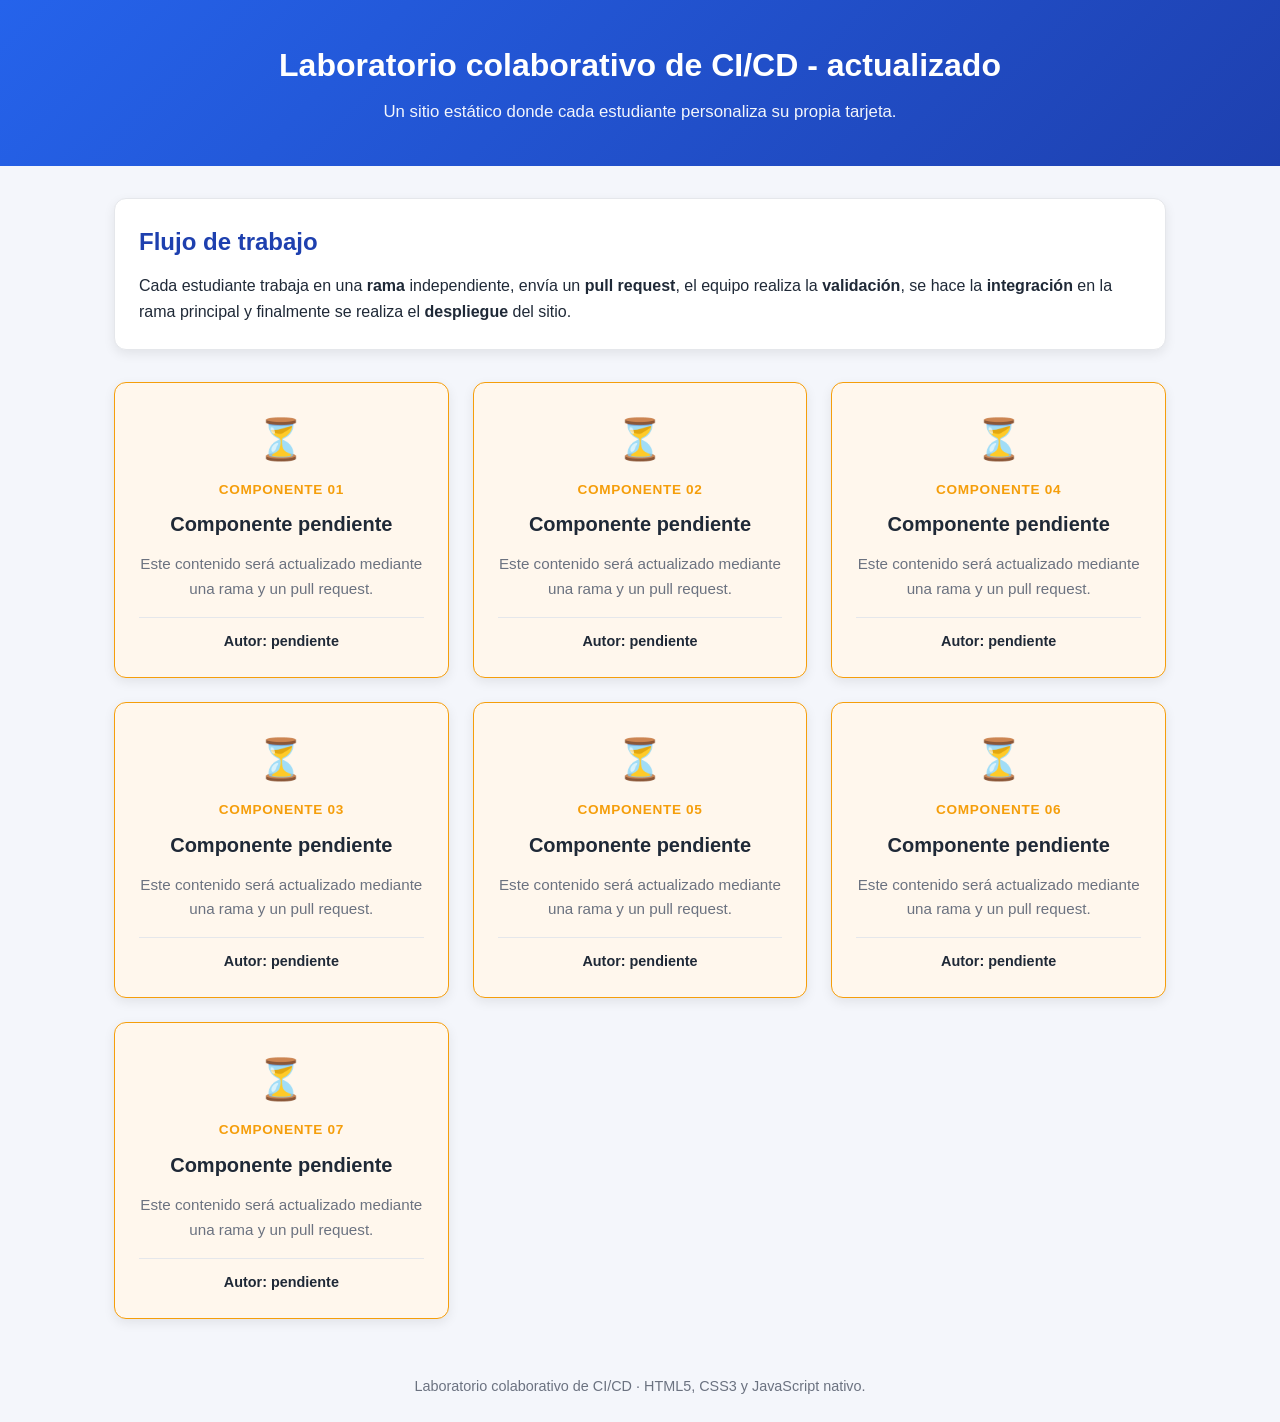
<file: index.html>
<!DOCTYPE html>
<html lang="es">
<head>
  <meta charset="UTF-8">
  <meta name="viewport" content="width=device-width, initial-scale=1.0">
  <title>Laboratorio colaborativo de CI/CD</title>
  <link rel="stylesheet" href="css/styles.css">
</head>
<body>
  <header class="site-header">
    <h1>Laboratorio colaborativo de CI/CD - actualizado</h1>
    <p class="site-subtitle">
      Un sitio estático donde cada estudiante personaliza su propia tarjeta.
    </p>
  </header>

  <main>
    <section class="flow-explanation">
      <h2>Flujo de trabajo</h2>
      <p>
        Cada estudiante trabaja en una <strong>rama</strong> independiente,
        envía un <strong>pull request</strong>, el equipo realiza la
        <strong>validación</strong>, se hace la <strong>integración</strong>
        en la rama principal y finalmente se realiza el
        <strong>despliegue</strong> del sitio.
      </p>
    </section>

    <section id="student-grid" class="student-grid">
      <!-- Las tarjetas se cargan dinámicamente con js/app.js -->
    </section>
  </main>

  <footer class="site-footer">
    <p>Laboratorio colaborativo de CI/CD &middot; HTML5, CSS3 y JavaScript nativo.</p>
  </footer>

  <script src="js/app.js"></script>
</body>
</html>
</file>
<file: css/styles.css>
/* ============================================================
   Laboratorio colaborativo de CI/CD
   Estilos profesionales, modernos y responsivos
   ============================================================ */

:root {
  --color-fondo: #f4f6fb;
  --color-superficie: #ffffff;
  --color-primario: #2563eb;
  --color-primario-oscuro: #1e40af;
  --color-texto: #1f2937;
  --color-texto-suave: #6b7280;
  --color-borde: #e5e7eb;
  --color-pendiente: #f59e0b;
  --color-pendiente-fondo: #fff7ed;
  --sombra: 0 4px 12px rgba(0, 0, 0, 0.08);
  --radio: 12px;
}

* {
  box-sizing: border-box;
  margin: 0;
  padding: 0;
}

body {
  font-family: "Segoe UI", Roboto, Helvetica, Arial, sans-serif;
  background-color: var(--color-fondo);
  color: var(--color-texto);
  line-height: 1.6;
  padding: 0;
}

/* ------------------ Encabezado ------------------ */
.site-header {
  background: linear-gradient(135deg, var(--color-primario), var(--color-primario-oscuro));
  color: #ffffff;
  text-align: center;
  padding: 2.5rem 1.5rem;
}

.site-header h1 {
  font-size: 2rem;
  margin-bottom: 0.5rem;
}

.site-subtitle {
  font-size: 1.05rem;
  opacity: 0.95;
}

/* ------------------ Contenido principal ------------------ */
main {
  max-width: 1100px;
  margin: 0 auto;
  padding: 2rem 1.5rem;
}

.flow-explanation {
  background-color: var(--color-superficie);
  border: 1px solid var(--color-borde);
  border-radius: var(--radio);
  padding: 1.5rem;
  margin-bottom: 2rem;
  box-shadow: var(--sombra);
}

.flow-explanation h2 {
  margin-bottom: 0.75rem;
  color: var(--color-primario-oscuro);
}

/* ------------------ Cuadrícula de tarjetas ------------------ */
.student-grid {
  display: grid;
  grid-template-columns: repeat(auto-fill, minmax(260px, 1fr));
  gap: 1.5rem;
}

/* ------------------ Tarjeta de estudiante ------------------ */
.student-card {
  background-color: var(--color-superficie);
  border: 1px solid var(--color-borde);
  border-radius: var(--radio);
  padding: 1.5rem;
  box-shadow: var(--sombra);
  display: flex;
  flex-direction: column;
  text-align: center;
  transition: transform 0.2s ease, box-shadow 0.2s ease;
}

.student-card:hover {
  transform: translateY(-4px);
  box-shadow: 0 8px 20px rgba(0, 0, 0, 0.12);
}

.student-icon {
  font-size: 2.5rem;
  margin-bottom: 0.5rem;
}

.student-number {
  font-size: 0.85rem;
  font-weight: 700;
  letter-spacing: 0.05em;
  text-transform: uppercase;
  color: var(--color-primario);
  margin-bottom: 0.5rem;
}

.student-title {
  font-size: 1.25rem;
  margin-bottom: 0.75rem;
  color: var(--color-texto);
}

.student-description {
  font-size: 0.95rem;
  color: var(--color-texto-suave);
  margin-bottom: 1rem;
  flex-grow: 1;
}

.student-author {
  font-size: 0.9rem;
  font-weight: 600;
  color: var(--color-texto);
  border-top: 1px solid var(--color-borde);
  padding-top: 0.75rem;
}

/* ------------------ Estado pendiente ------------------ */
.pending {
  border-color: var(--color-pendiente);
  background-color: var(--color-pendiente-fondo);
}

.pending .student-number {
  color: var(--color-pendiente);
}

/* ------------------ Mensaje de error ------------------ */
.error-message {
  grid-column: 1 / -1;
  text-align: center;
  color: #b91c1c;
  background-color: #fee2e2;
  border: 1px solid #fca5a5;
  border-radius: var(--radio);
  padding: 1rem;
}

/* ------------------ Pie de página ------------------ */
.site-footer {
  text-align: center;
  padding: 1.5rem;
  color: var(--color-texto-suave);
  font-size: 0.9rem;
}

/* ------------------ Responsivo ------------------ */
@media (max-width: 600px) {
  .site-header h1 {
    font-size: 1.5rem;
  }

  .student-grid {
    grid-template-columns: 1fr;
  }
}
</file>
